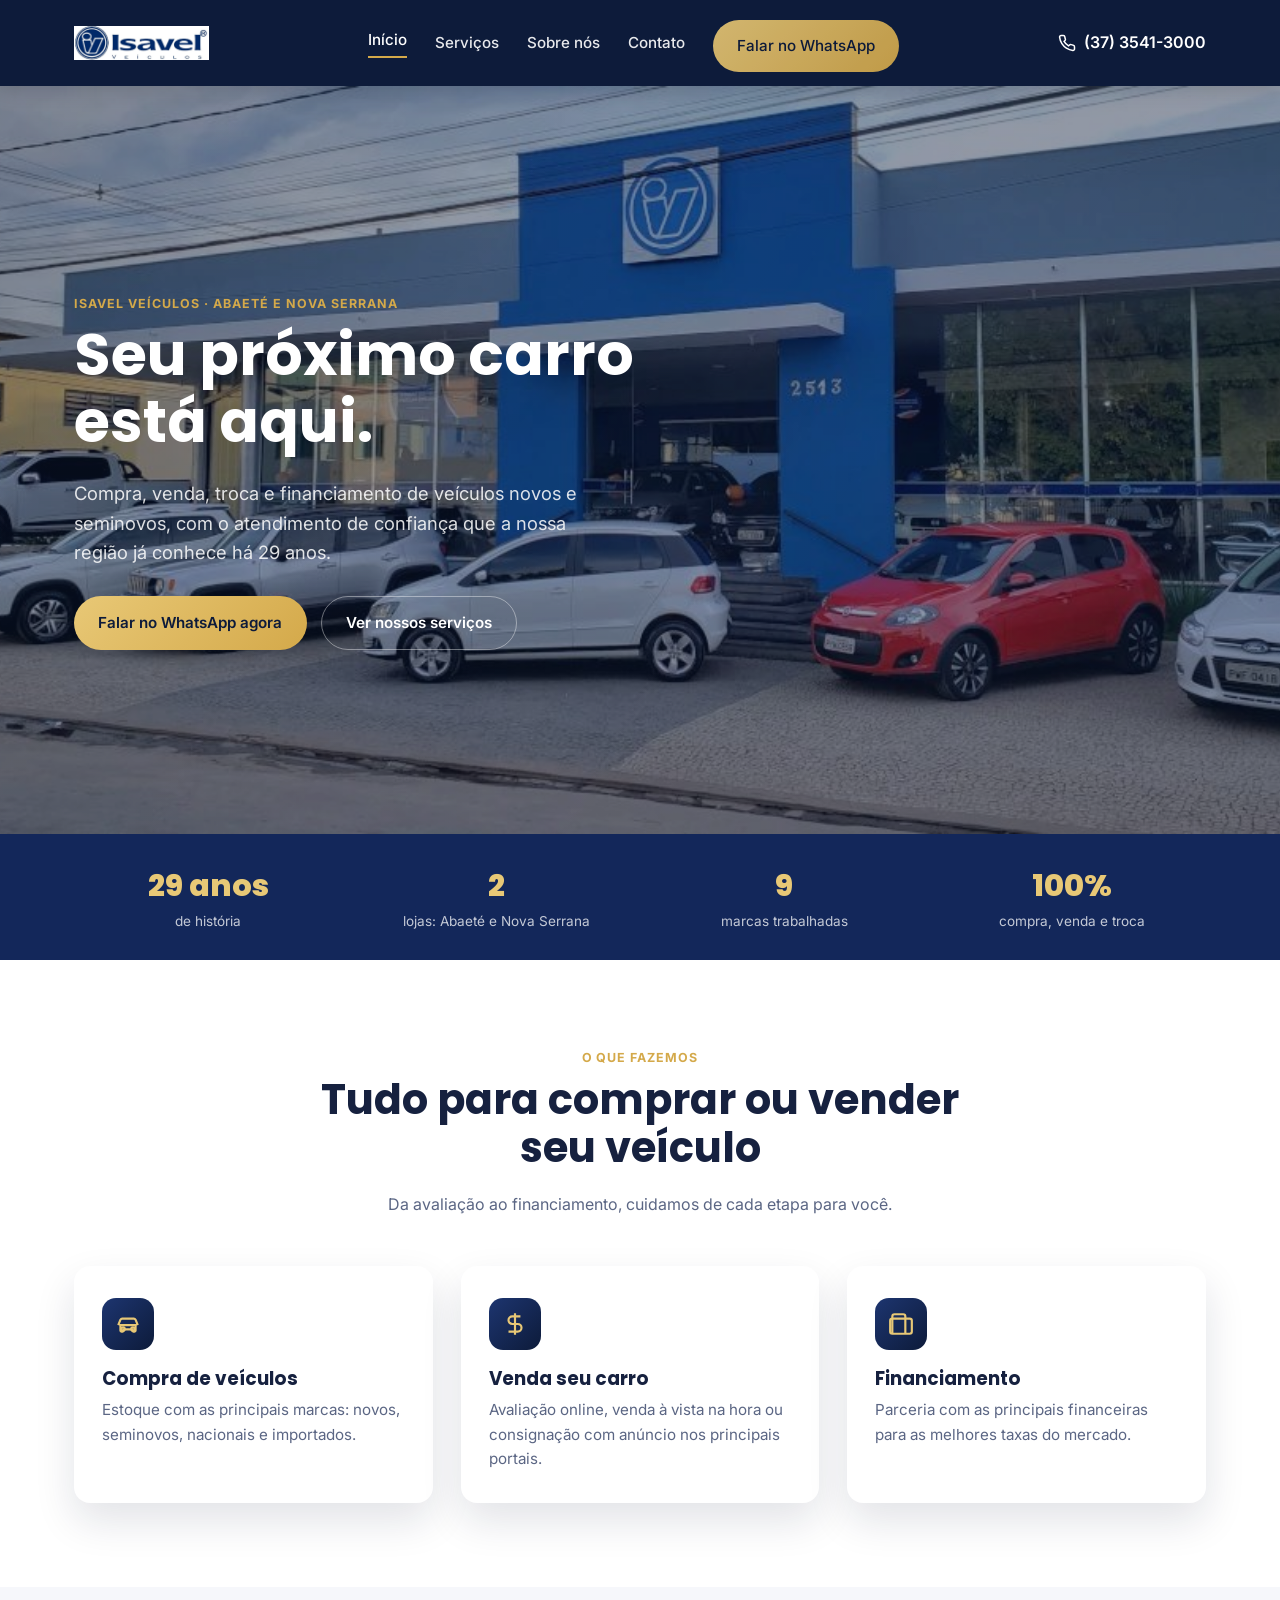
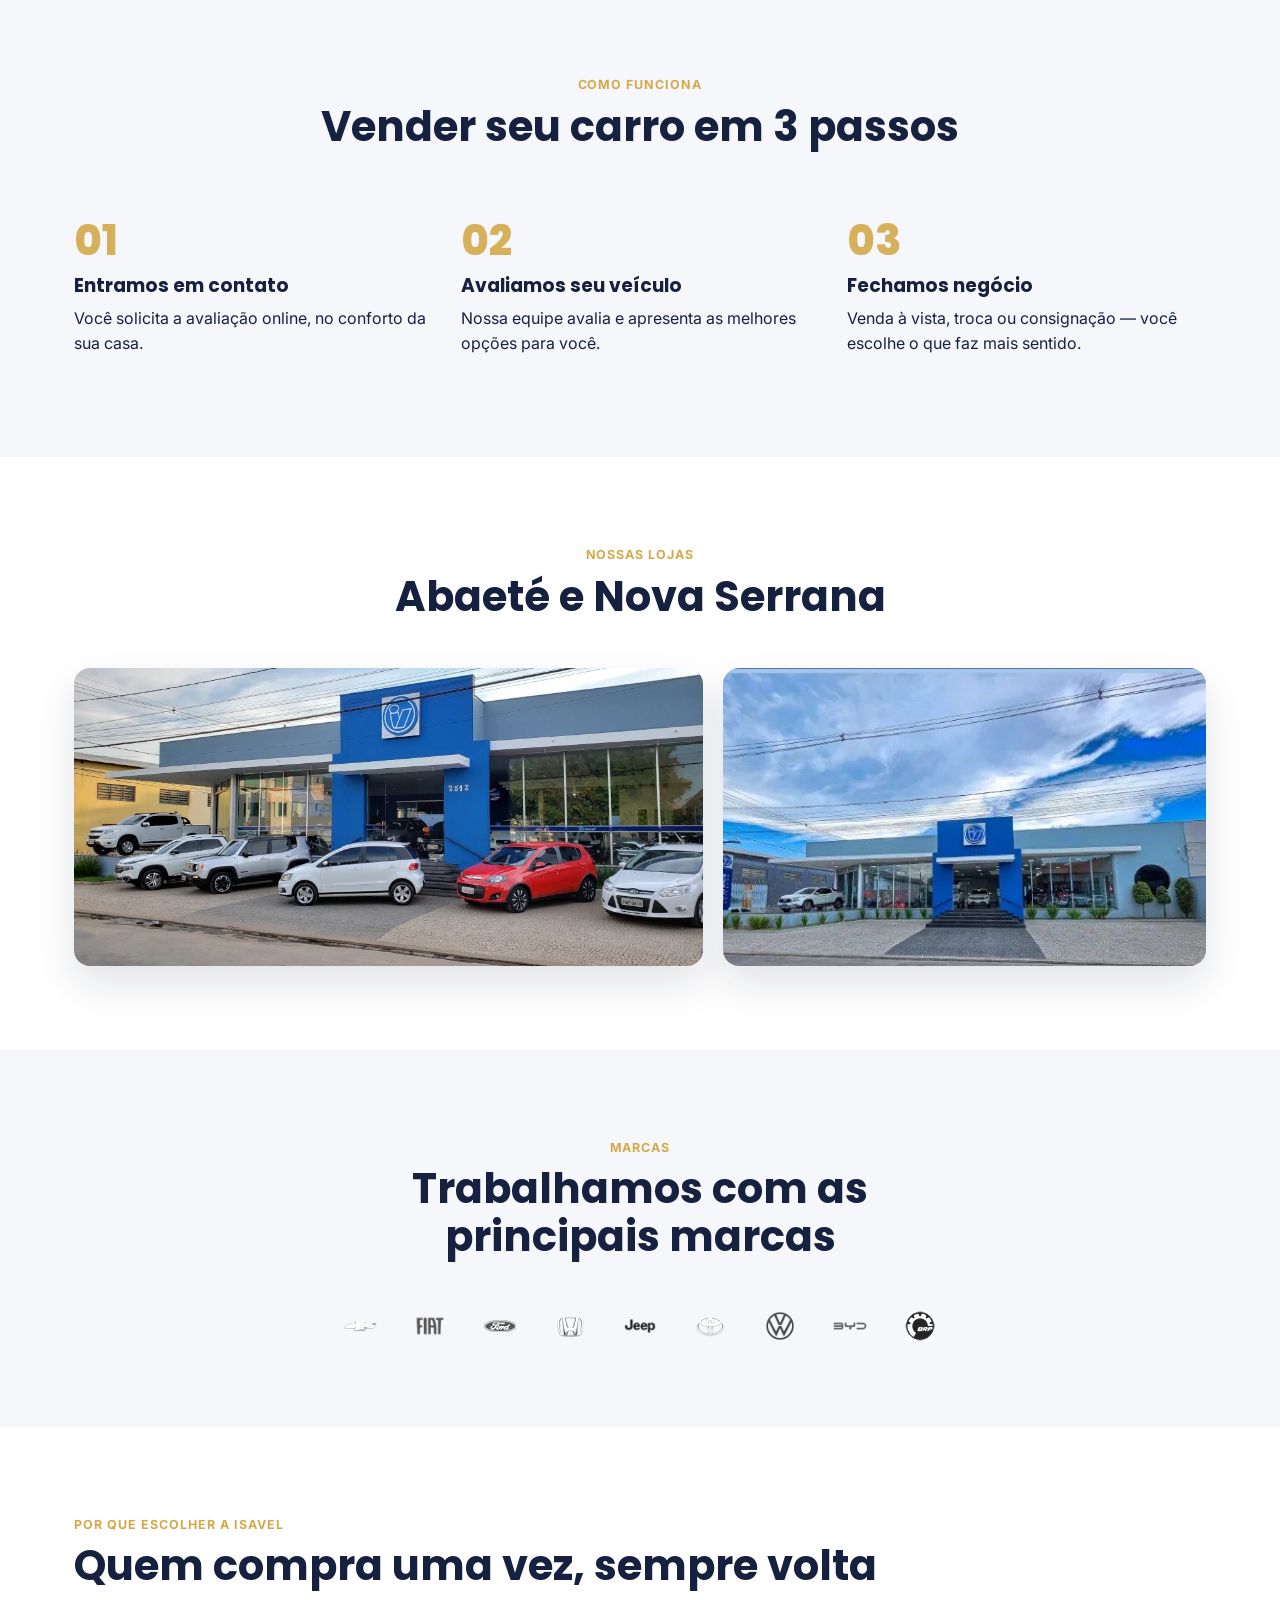
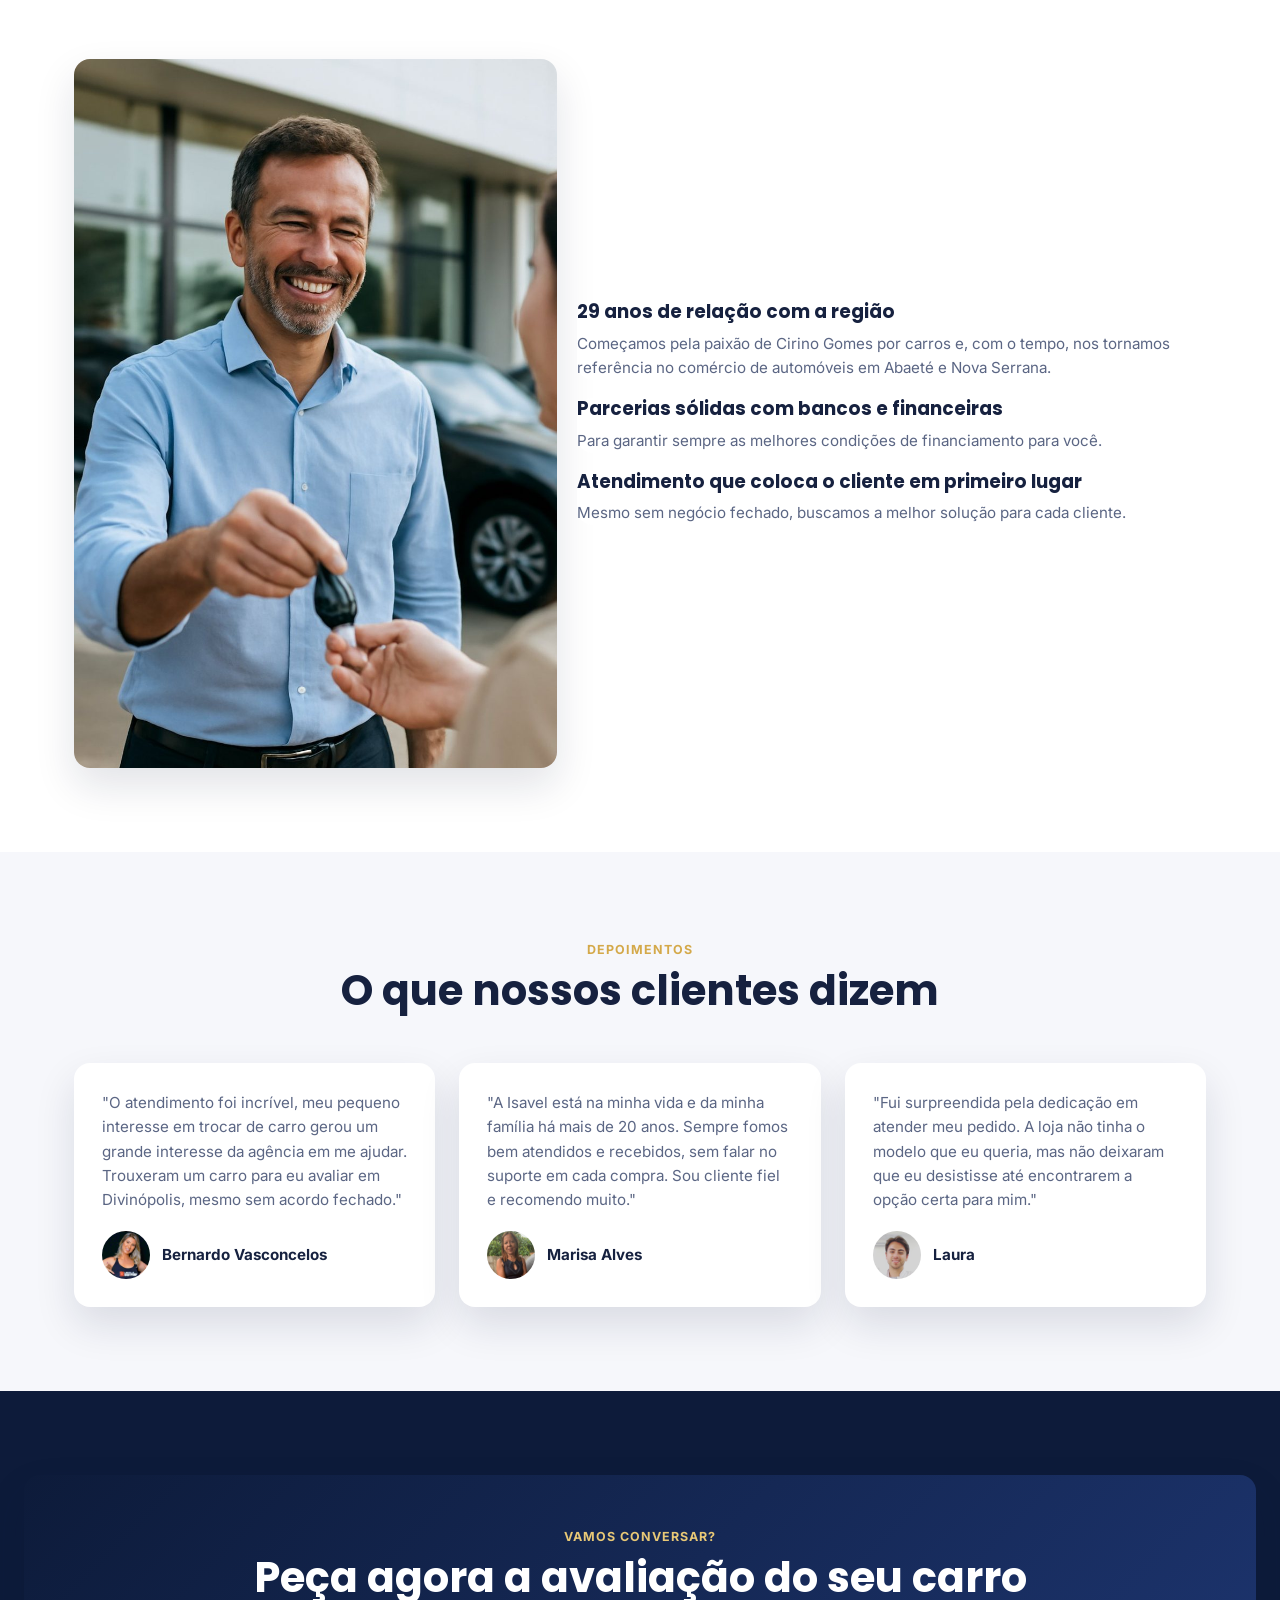
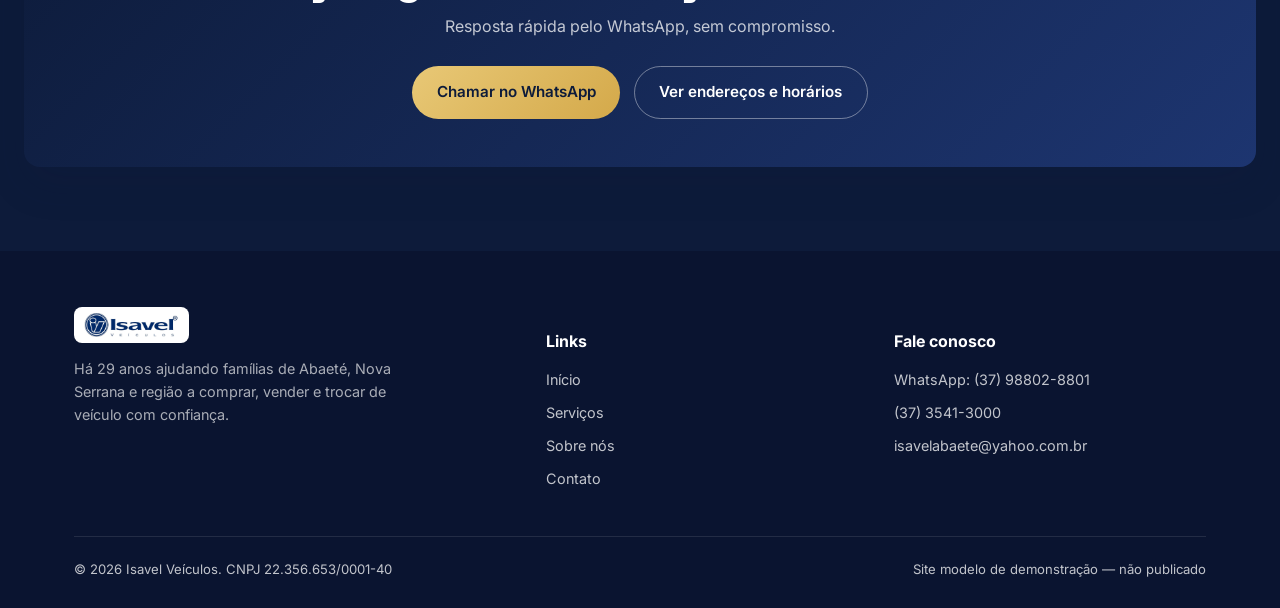
<file: index.html>
<!DOCTYPE html>
<html lang="pt-BR">
<head>
<meta charset="UTF-8">
<meta name="viewport" content="width=device-width, initial-scale=1.0">
<meta name="robots" content="noindex, nofollow">
<title>Isavel Veículos | Compra, venda e troca em Abaeté e Nova Serrana</title>
<meta name="description" content="Há 29 anos ajudando famílias de Abaeté e Nova Serrana a comprar, vender e trocar de carro com confiança. Fale agora pelo WhatsApp.">
<link rel="icon" href="img/logo.png">
<link rel="stylesheet" href="style.css">
</head>
<body data-page="home">

<section class="hero">
  <img src="img/hero-abaete.jpg" alt="Loja Isavel Veículos em Abaeté" class="hero-bg hero-scroll-anim">
  <div class="hero-inner">
    <div class="content">
      <span class="eyebrow">Isavel Veículos &middot; Abaeté e Nova Serrana</span>
      <h1>
        <span class="fade-word" style="animation-delay:.05s">Seu</span>
        <span class="fade-word" style="animation-delay:.15s">próximo</span>
        <span class="fade-word" style="animation-delay:.25s">carro</span>
        <span class="fade-word" style="animation-delay:.35s">está</span>
        <span class="fade-word" style="animation-delay:.45s">aqui.</span>
      </h1>
      <p class="lead">Compra, venda, troca e financiamento de veículos novos e seminovos, com o atendimento de confiança que a nossa região já conhece há 29 anos.</p>
      <div class="cta-row">
        <a href="https://wa.me/5537988028801" target="_blank" rel="noopener" class="btn btn-gold">Falar no WhatsApp agora</a>
        <a href="servicos.html" class="btn btn-outline">Ver nossos serviços</a>
      </div>
    </div>
  </div>
</section>

<div class="trust-bar">
  <div class="container">
    <div class="trust-item">
      <div class="counter num" data-target="29" data-suffix=" anos">0</div>
      <div class="label">de história</div>
    </div>
    <div class="trust-item">
      <div class="counter num" data-target="2">0</div>
      <div class="label">lojas: Abaeté e Nova Serrana</div>
    </div>
    <div class="trust-item">
      <div class="counter num" data-target="9">0</div>
      <div class="label">marcas trabalhadas</div>
    </div>
    <div class="trust-item">
      <div class="num">100%</div>
      <div class="label">compra, venda e troca</div>
    </div>
  </div>
</div>

<section class="white">
  <div class="container">
    <div class="section-head">
      <span class="eyebrow">O que fazemos</span>
      <h2>Tudo para comprar ou vender seu veículo</h2>
      <p>Da avaliação ao financiamento, cuidamos de cada etapa para você.</p>
    </div>
    <div class="grid-3">
      <div class="card" data-animate>
        <div class="icon"><svg viewBox="0 0 24 24" fill="none" stroke="currentColor" stroke-width="2"><path d="M3 13l2-5a2 2 0 0 1 2-1h10a2 2 0 0 1 2 1l2 5M5 13h14v5a1 1 0 0 1-1 1h-1a1 1 0 0 1-1-1v-1H8v1a1 1 0 0 1-1 1H6a1 1 0 0 1-1-1z"/><circle cx="7.5" cy="16.5" r="1.5"/><circle cx="16.5" cy="16.5" r="1.5"/></svg></div>
        <h3>Compra de veículos</h3>
        <p>Estoque com as principais marcas: novos, seminovos, nacionais e importados.</p>
      </div>
      <div class="card" data-animate style="transition-delay:.1s">
        <div class="icon"><svg viewBox="0 0 24 24" fill="none" stroke="currentColor" stroke-width="2"><path d="M12 2v20M17 5H9.5a3.5 3.5 0 0 0 0 7h5a3.5 3.5 0 0 1 0 7H6"/></svg></div>
        <h3>Venda seu carro</h3>
        <p>Avaliação online, venda à vista na hora ou consignação com anúncio nos principais portais.</p>
      </div>
      <div class="card" data-animate style="transition-delay:.2s">
        <div class="icon"><svg viewBox="0 0 24 24" fill="none" stroke="currentColor" stroke-width="2"><rect x="2" y="7" width="20" height="14" rx="2"/><path d="M16 21V5a2 2 0 0 0-2-2H6a2 2 0 0 0-2 2v16"/></svg></div>
        <h3>Financiamento</h3>
        <p>Parceria com as principais financeiras para as melhores taxas do mercado.</p>
      </div>
    </div>
  </div>
</section>

<section class="light">
  <div class="container">
    <div class="section-head">
      <span class="eyebrow">Como funciona</span>
      <h2>Vender seu carro em 3 passos</h2>
    </div>
    <div class="steps">
      <div class="step" data-animate>
        <div class="step-num">01</div>
        <h3>Entramos em contato</h3>
        <p>Você solicita a avaliação online, no conforto da sua casa.</p>
      </div>
      <div class="step" data-animate style="transition-delay:.1s">
        <div class="step-num">02</div>
        <h3>Avaliamos seu veículo</h3>
        <p>Nossa equipe avalia e apresenta as melhores opções para você.</p>
      </div>
      <div class="step" data-animate style="transition-delay:.2s">
        <div class="step-num">03</div>
        <h3>Fechamos negócio</h3>
        <p>Venda à vista, troca ou consignação &mdash; você escolhe o que faz mais sentido.</p>
      </div>
    </div>
  </div>
</section>

<section class="white">
  <div class="container">
    <div class="section-head">
      <span class="eyebrow">Nossas lojas</span>
      <h2>Abaeté e Nova Serrana</h2>
    </div>
    <div class="gallery">
      <img src="img/hero-abaete.jpg" alt="Fachada da loja Isavel Veículos em Abaeté" data-animate>
      <img src="img/nova-serrana.jpg" alt="Fachada da loja Isavel Veículos em Nova Serrana" data-animate style="transition-delay:.1s">
    </div>
  </div>
</section>

<section class="light">
  <div class="container">
    <div class="section-head">
      <span class="eyebrow">Marcas</span>
      <h2>Trabalhamos com as principais marcas</h2>
    </div>
    <div class="brands-strip">
      <img src="img/marcas/gm-chevrolet.png" alt="Chevrolet">
      <img src="img/marcas/fiat.png" alt="Fiat">
      <img src="img/marcas/ford.png" alt="Ford">
      <img src="img/marcas/honda.png" alt="Honda">
      <img src="img/marcas/jeep.png" alt="Jeep">
      <img src="img/marcas/toyota.png" alt="Toyota">
      <img src="img/marcas/vw-volkswagen.png" alt="Volkswagen">
      <img src="img/marcas/byd.png" alt="BYD">
      <img src="img/marcas/brp.png" alt="BRP">
    </div>
  </div>
</section>

<section class="white">
  <div class="container">
    <div class="section-head" style="text-align:left; max-width:none; display:flex; justify-content:space-between; align-items:flex-end; flex-wrap:wrap; gap:20px;">
      <div>
        <span class="eyebrow">Por que escolher a Isavel</span>
        <h2>Quem compra uma vez, sempre volta</h2>
      </div>
    </div>
    <div class="gallery" style="grid-template-columns: 1fr 1.3fr; align-items:stretch;">
      <img src="img/trust-handoff.jpg" alt="Atendimento de confiança na entrega do veículo" data-animate style="aspect-ratio:3/4.4;">
      <div data-animate style="transition-delay:.1s; display:flex; flex-direction:column; justify-content:center; gap:18px;">
        <div class="card" style="box-shadow:none; padding:0;">
          <h3>29 anos de relação com a região</h3>
          <p>Começamos pela paixão de Cirino Gomes por carros e, com o tempo, nos tornamos referência no comércio de automóveis em Abaeté e Nova Serrana.</p>
        </div>
        <div class="card" style="box-shadow:none; padding:0;">
          <h3>Parcerias sólidas com bancos e financeiras</h3>
          <p>Para garantir sempre as melhores condições de financiamento para você.</p>
        </div>
        <div class="card" style="box-shadow:none; padding:0;">
          <h3>Atendimento que coloca o cliente em primeiro lugar</h3>
          <p>Mesmo sem negócio fechado, buscamos a melhor solução para cada cliente.</p>
        </div>
      </div>
    </div>
  </div>
</section>

<section class="light">
  <div class="container">
    <div class="section-head">
      <span class="eyebrow">Depoimentos</span>
      <h2>O que nossos clientes dizem</h2>
    </div>
    <div class="testi-grid">
      <div class="testi-card" data-animate>
        <p class="quote">"O atendimento foi incrível, meu pequeno interesse em trocar de carro gerou um grande interesse da agência em me ajudar. Trouxeram um carro para eu avaliar em Divinópolis, mesmo sem acordo fechado."</p>
        <div class="who">
          <img src="img/avatar-bernardo.jpg" alt="Bernardo Vasconcelos">
          <strong>Bernardo Vasconcelos</strong>
        </div>
      </div>
      <div class="testi-card" data-animate style="transition-delay:.1s">
        <p class="quote">"A Isavel está na minha vida e da minha família há mais de 20 anos. Sempre fomos bem atendidos e recebidos, sem falar no suporte em cada compra. Sou cliente fiel e recomendo muito."</p>
        <div class="who">
          <img src="img/avatar-marisa.jpg" alt="Marisa Alves">
          <strong>Marisa Alves</strong>
        </div>
      </div>
      <div class="testi-card" data-animate style="transition-delay:.2s">
        <p class="quote">"Fui surpreendida pela dedicação em atender meu pedido. A loja não tinha o modelo que eu queria, mas não deixaram que eu desistisse até encontrarem a opção certa para mim."</p>
        <div class="who">
          <img src="img/avatar-laura.jpg" alt="Laura">
          <strong>Laura</strong>
        </div>
      </div>
    </div>
  </div>
</section>

<section class="dark">
  <div class="cta-band">
    <span class="eyebrow">Vamos conversar?</span>
    <h2>Peça agora a avaliação do seu carro</h2>
    <p style="color:rgba(255,255,255,.75); max-width:460px; margin:0 auto;">Resposta rápida pelo WhatsApp, sem compromisso.</p>
    <div class="cta-row">
      <a href="https://wa.me/5537988028801" target="_blank" rel="noopener" class="btn btn-gold">Chamar no WhatsApp</a>
      <a href="contato.html" class="btn btn-outline">Ver endereços e horários</a>
    </div>
  </div>
</section>

<script src="app.js"></script>
</body>
</html>
</file>
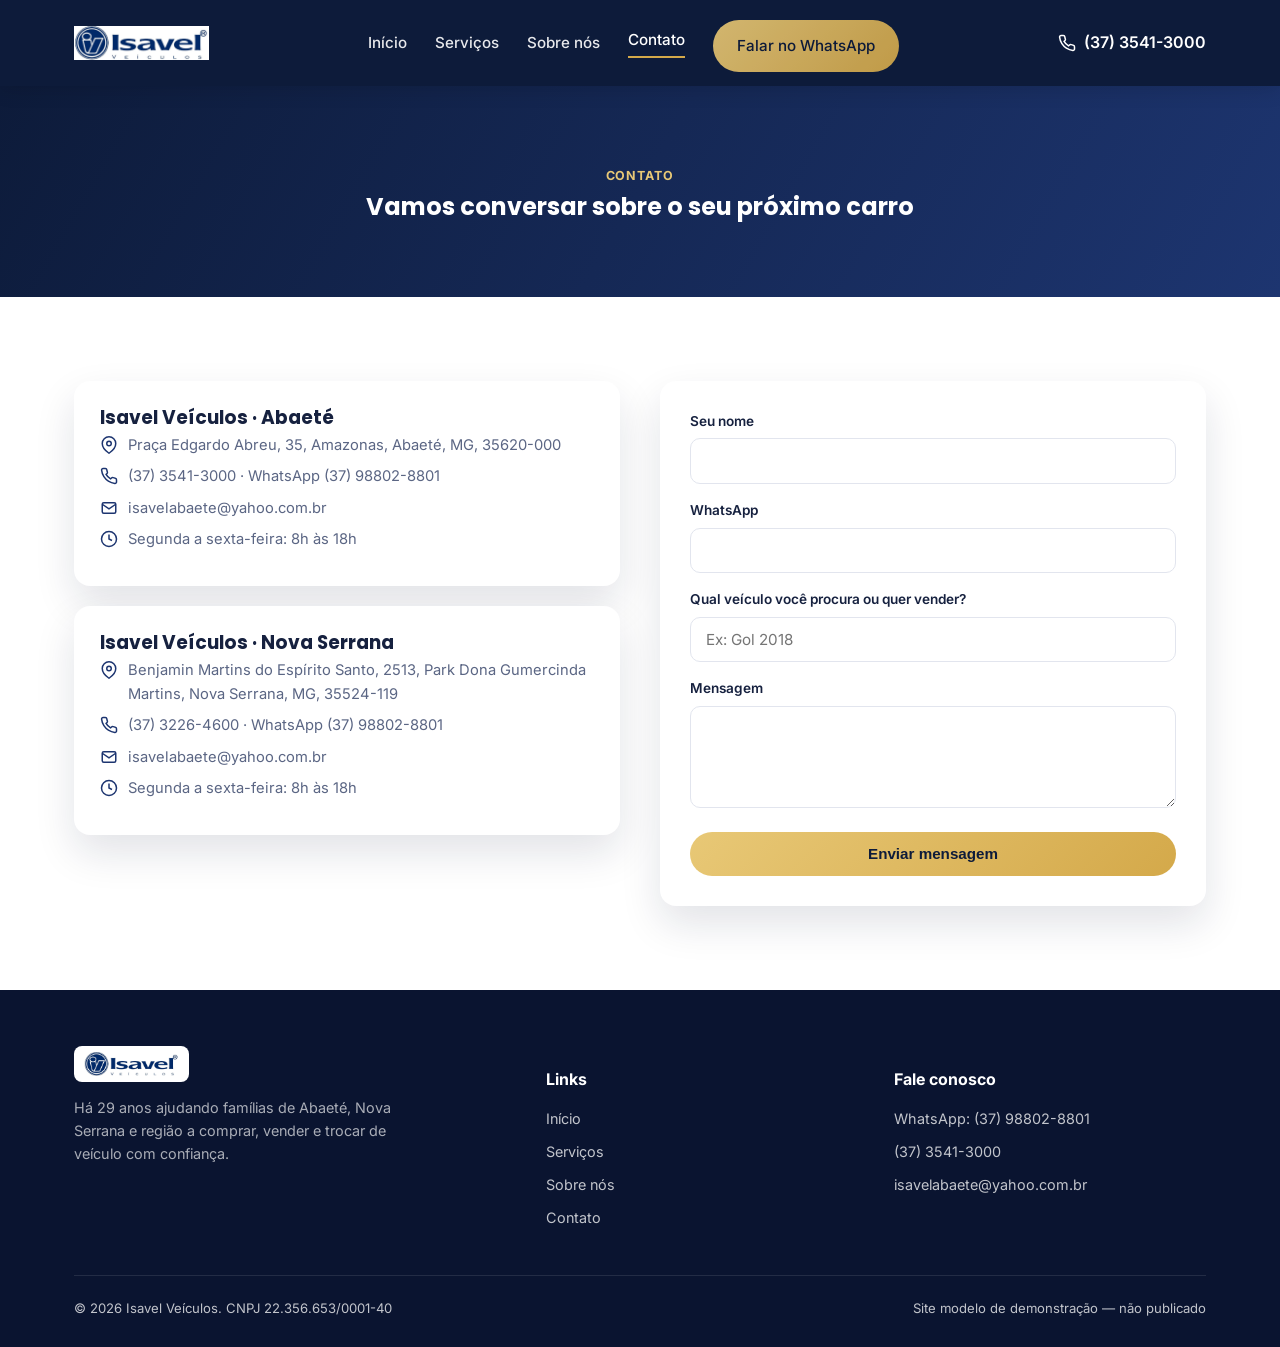
<file: contato.html>
<!DOCTYPE html>
<html lang="pt-BR">
<head>
<meta charset="UTF-8">
<meta name="viewport" content="width=device-width, initial-scale=1.0">
<meta name="robots" content="noindex, nofollow">
<title>Contato | Isavel Veículos</title>
<meta name="description" content="Fale com a Isavel Veículos em Abaeté ou Nova Serrana. WhatsApp, telefone e endereço das duas lojas.">
<link rel="icon" href="img/logo.png">
<link rel="stylesheet" href="style.css">
</head>
<body data-page="contato">

<section class="page-hero">
  <div class="container">
    <span class="eyebrow">Contato</span>
    <h1>Vamos conversar sobre o seu próximo carro</h1>
  </div>
</section>

<section class="white">
  <div class="container">
    <div class="contact-grid">
      <div>
        <div class="location-card" data-animate>
          <h3>Isavel Veículos &middot; Abaeté</h3>
          <div class="row"><svg viewBox="0 0 24 24" fill="none" stroke="currentColor" stroke-width="2"><path d="M21 10c0 7-9 13-9 13s-9-6-9-13a9 9 0 0 1 18 0z"/><circle cx="12" cy="10" r="3"/></svg><span>Praça Edgardo Abreu, 35, Amazonas, Abaeté, MG, 35620-000</span></div>
          <div class="row"><svg viewBox="0 0 24 24" fill="none" stroke="currentColor" stroke-width="2"><path d="M22 16.92v3a2 2 0 0 1-2.18 2 19.79 19.79 0 0 1-8.63-3.07 19.5 19.5 0 0 1-6-6 19.79 19.79 0 0 1-3.07-8.67A2 2 0 0 1 4.11 2h3a2 2 0 0 1 2 1.72c.127.96.361 1.903.7 2.81a2 2 0 0 1-.45 2.11L8.09 9.91a16 16 0 0 0 6 6l1.27-1.27a2 2 0 0 1 2.11-.45c.907.339 1.85.573 2.81.7A2 2 0 0 1 22 16.92z"/></svg><span><a href="tel:+553735413000">(37) 3541-3000</a> &middot; <a href="https://wa.me/5537988028801" target="_blank" rel="noopener">WhatsApp (37) 98802-8801</a></span></div>
          <div class="row"><svg viewBox="0 0 24 24" fill="none" stroke="currentColor" stroke-width="2"><rect x="3" y="5" width="18" height="14" rx="2"/><path d="M3 7l9 6 9-6"/></svg><span><a href="mailto:isavelabaete@yahoo.com.br">isavelabaete@yahoo.com.br</a></span></div>
          <div class="row"><svg viewBox="0 0 24 24" fill="none" stroke="currentColor" stroke-width="2"><circle cx="12" cy="12" r="10"/><path d="M12 6v6l4 2"/></svg><span>Segunda a sexta-feira: 8h às 18h</span></div>
        </div>
        <div class="location-card" data-animate style="transition-delay:.1s">
          <h3>Isavel Veículos &middot; Nova Serrana</h3>
          <div class="row"><svg viewBox="0 0 24 24" fill="none" stroke="currentColor" stroke-width="2"><path d="M21 10c0 7-9 13-9 13s-9-6-9-13a9 9 0 0 1 18 0z"/><circle cx="12" cy="10" r="3"/></svg><span>Benjamin Martins do Espírito Santo, 2513, Park Dona Gumercinda Martins, Nova Serrana, MG, 35524-119</span></div>
          <div class="row"><svg viewBox="0 0 24 24" fill="none" stroke="currentColor" stroke-width="2"><path d="M22 16.92v3a2 2 0 0 1-2.18 2 19.79 19.79 0 0 1-8.63-3.07 19.5 19.5 0 0 1-6-6 19.79 19.79 0 0 1-3.07-8.67A2 2 0 0 1 4.11 2h3a2 2 0 0 1 2 1.72c.127.96.361 1.903.7 2.81a2 2 0 0 1-.45 2.11L8.09 9.91a16 16 0 0 0 6 6l1.27-1.27a2 2 0 0 1 2.11-.45c.907.339 1.85.573 2.81.7A2 2 0 0 1 22 16.92z"/></svg><span><a href="tel:+553732264600">(37) 3226-4600</a> &middot; <a href="https://wa.me/5537988028801" target="_blank" rel="noopener">WhatsApp (37) 98802-8801</a></span></div>
          <div class="row"><svg viewBox="0 0 24 24" fill="none" stroke="currentColor" stroke-width="2"><rect x="3" y="5" width="18" height="14" rx="2"/><path d="M3 7l9 6 9-6"/></svg><span><a href="mailto:isavelabaete@yahoo.com.br">isavelabaete@yahoo.com.br</a></span></div>
          <div class="row"><svg viewBox="0 0 24 24" fill="none" stroke="currentColor" stroke-width="2"><circle cx="12" cy="12" r="10"/><path d="M12 6v6l4 2"/></svg><span>Segunda a sexta-feira: 8h às 18h</span></div>
        </div>
      </div>

      <form class="contact-form" data-animate style="transition-delay:.2s">
        <div class="success-msg">Mensagem enviada! Em breve entraremos em contato. (demonstração &mdash; sem envio real)</div>
        <label for="nome">Seu nome</label>
        <input type="text" id="nome" name="nome" required>
        <label for="whatsapp">WhatsApp</label>
        <input type="tel" id="whatsapp" name="whatsapp" required>
        <label for="veiculo">Qual veículo você procura ou quer vender?</label>
        <input type="text" id="veiculo" name="veiculo" placeholder="Ex: Gol 2018">
        <label for="mensagem">Mensagem</label>
        <textarea id="mensagem" name="mensagem" rows="4"></textarea>
        <button type="submit" class="btn btn-gold" style="width:100%; justify-content:center;">Enviar mensagem</button>
      </form>
    </div>
  </div>
</section>

<script src="app.js"></script>
</body>
</html>
</file>
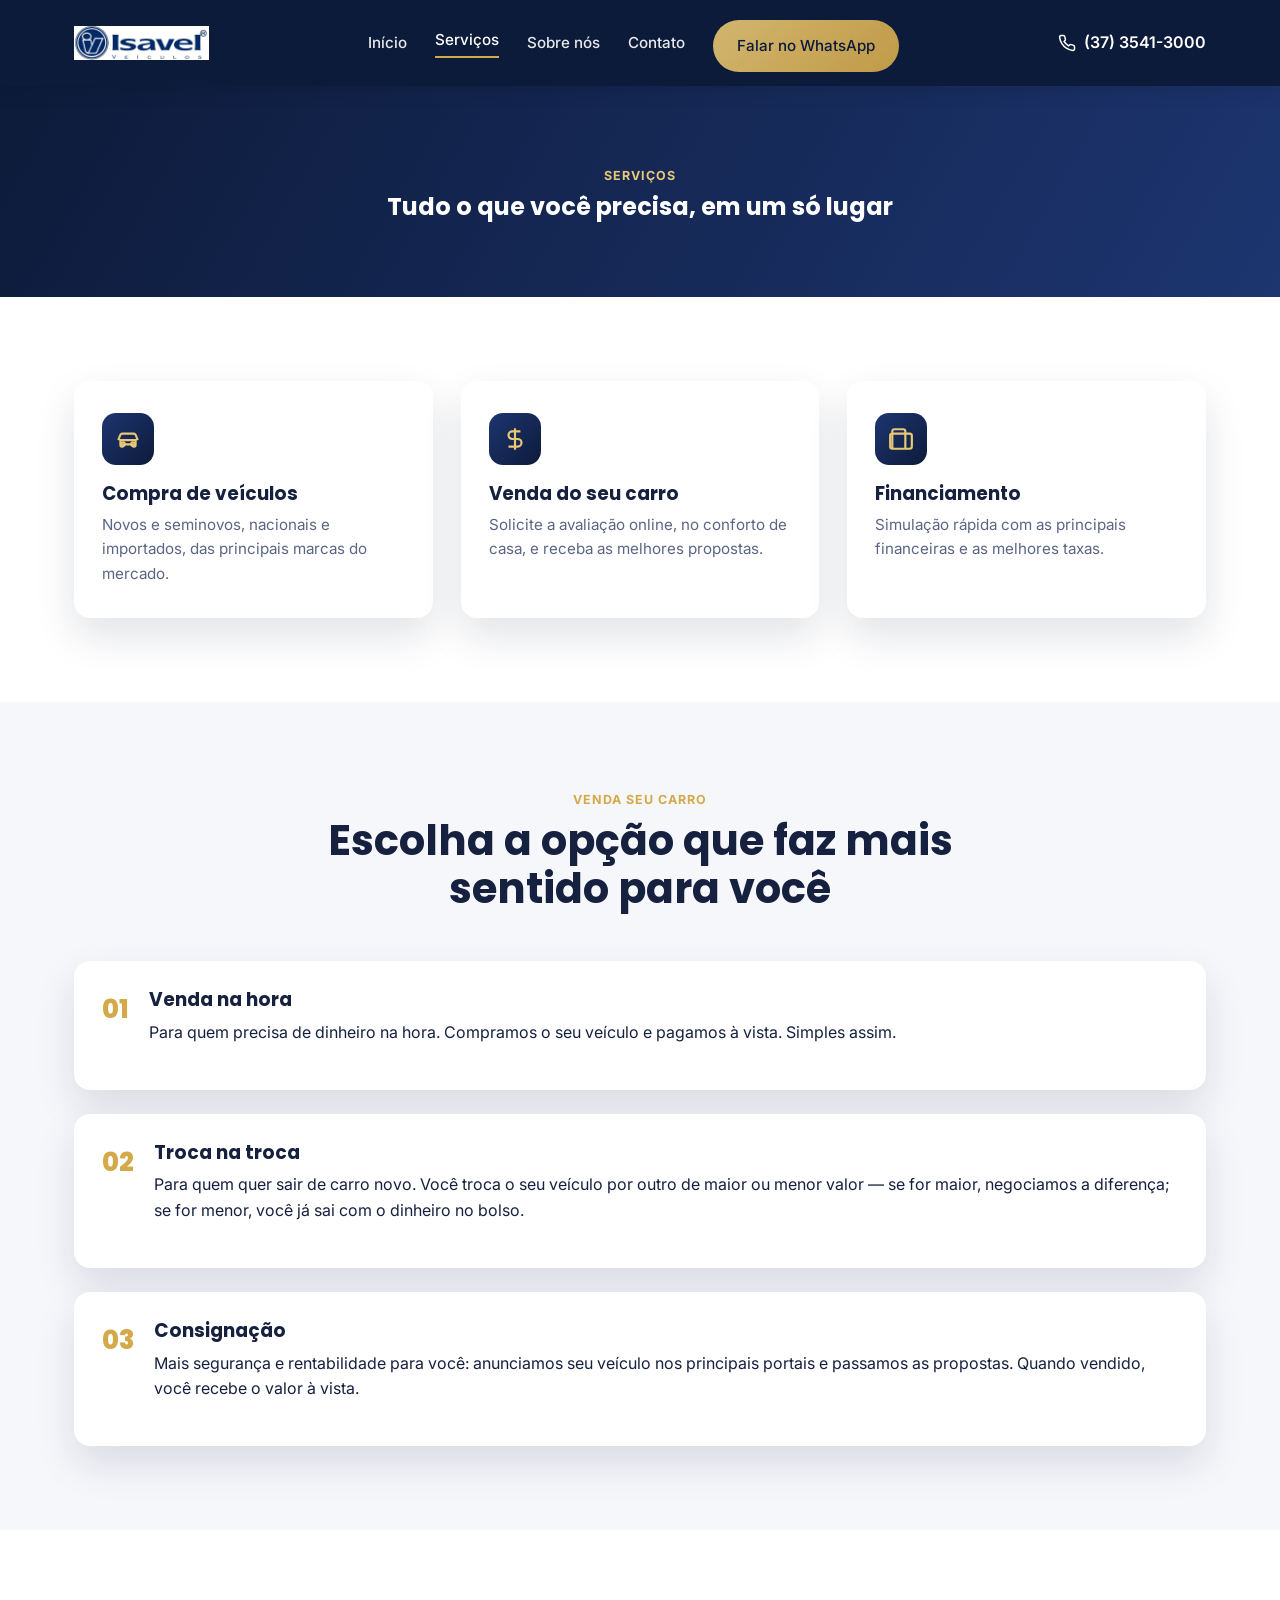
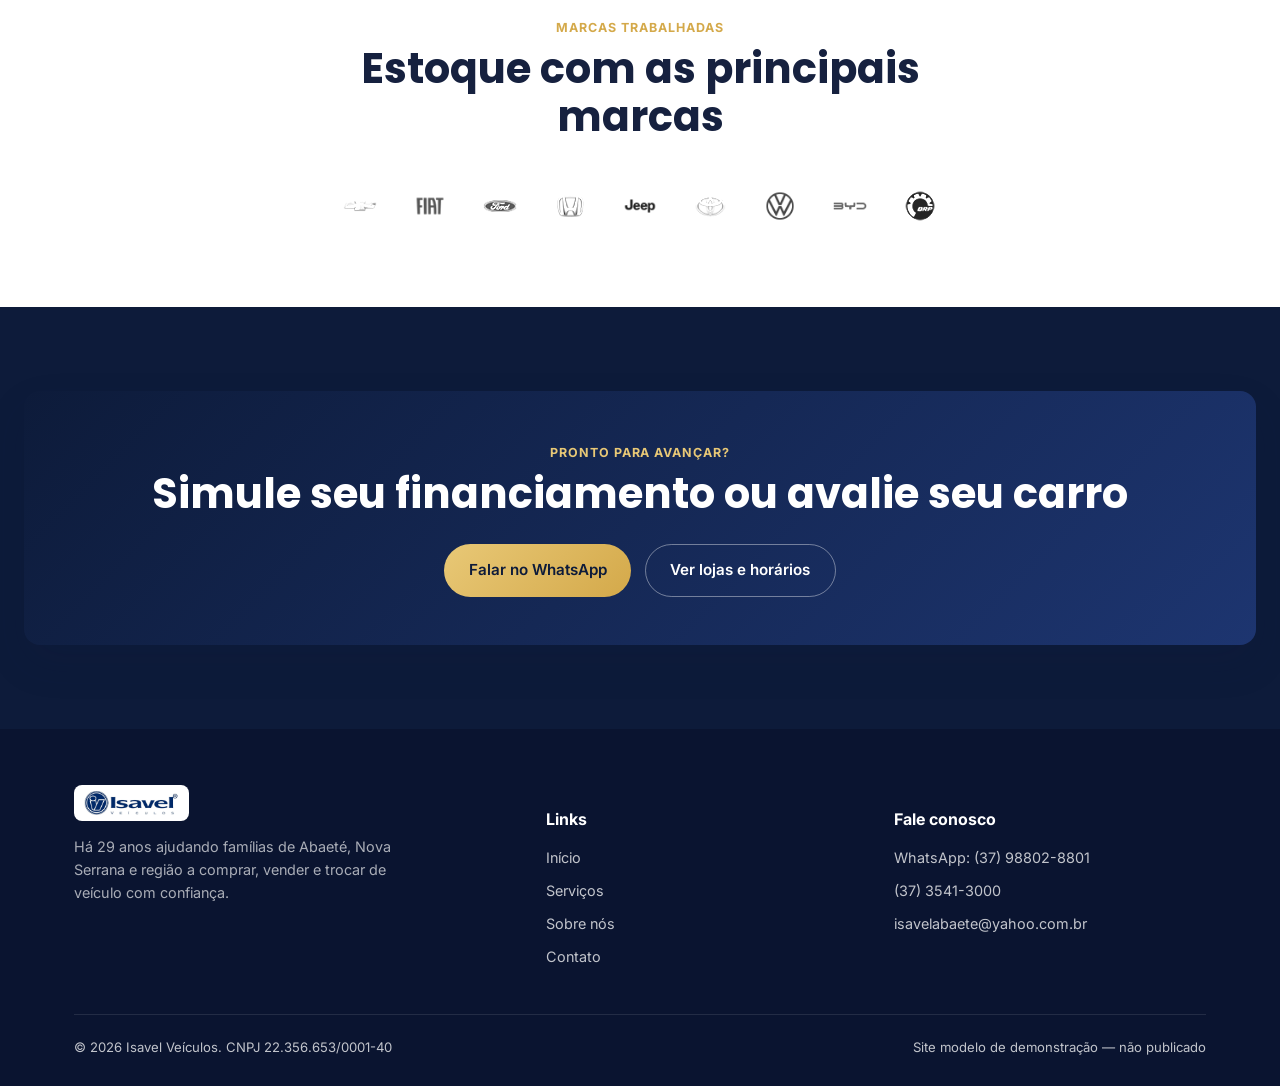
<file: servicos.html>
<!DOCTYPE html>
<html lang="pt-BR">
<head>
<meta charset="UTF-8">
<meta name="viewport" content="width=device-width, initial-scale=1.0">
<meta name="robots" content="noindex, nofollow">
<title>Serviços | Isavel Veículos</title>
<meta name="description" content="Compra, venda, troca e financiamento de veículos em Abaeté e Nova Serrana.">
<link rel="icon" href="img/logo.png">
<link rel="stylesheet" href="style.css">
</head>
<body data-page="servicos">

<section class="page-hero">
  <div class="container">
    <span class="eyebrow">Serviços</span>
    <h1>Tudo o que você precisa, em um só lugar</h1>
  </div>
</section>

<section class="white">
  <div class="container">
    <div class="grid-3">
      <div class="card" data-animate>
        <div class="icon"><svg viewBox="0 0 24 24" fill="none" stroke="currentColor" stroke-width="2"><path d="M3 13l2-5a2 2 0 0 1 2-1h10a2 2 0 0 1 2 1l2 5M5 13h14v5a1 1 0 0 1-1 1h-1a1 1 0 0 1-1-1v-1H8v1a1 1 0 0 1-1 1H6a1 1 0 0 1-1-1z"/><circle cx="7.5" cy="16.5" r="1.5"/><circle cx="16.5" cy="16.5" r="1.5"/></svg></div>
        <h3>Compra de veículos</h3>
        <p>Novos e seminovos, nacionais e importados, das principais marcas do mercado.</p>
      </div>
      <div class="card" data-animate style="transition-delay:.1s">
        <div class="icon"><svg viewBox="0 0 24 24" fill="none" stroke="currentColor" stroke-width="2"><path d="M12 2v20M17 5H9.5a3.5 3.5 0 0 0 0 7h5a3.5 3.5 0 0 1 0 7H6"/></svg></div>
        <h3>Venda do seu carro</h3>
        <p>Solicite a avaliação online, no conforto de casa, e receba as melhores propostas.</p>
      </div>
      <div class="card" data-animate style="transition-delay:.2s">
        <div class="icon"><svg viewBox="0 0 24 24" fill="none" stroke="currentColor" stroke-width="2"><rect x="2" y="7" width="20" height="14" rx="2"/><path d="M16 21V5a2 2 0 0 0-2-2H6a2 2 0 0 0-2 2v16"/></svg></div>
        <h3>Financiamento</h3>
        <p>Simulação rápida com as principais financeiras e as melhores taxas.</p>
      </div>
    </div>
  </div>
</section>

<section class="light">
  <div class="container">
    <div class="section-head">
      <span class="eyebrow">Venda seu carro</span>
      <h2>Escolha a opção que faz mais sentido para você</h2>
    </div>
    <div class="service-detail">
      <div class="option-card" data-animate>
        <div class="num">01</div>
        <div>
          <h3>Venda na hora</h3>
          <p>Para quem precisa de dinheiro na hora. Compramos o seu veículo e pagamos à vista. Simples assim.</p>
        </div>
      </div>
      <div class="option-card" data-animate style="transition-delay:.1s">
        <div class="num">02</div>
        <div>
          <h3>Troca na troca</h3>
          <p>Para quem quer sair de carro novo. Você troca o seu veículo por outro de maior ou menor valor &mdash; se for maior, negociamos a diferença; se for menor, você já sai com o dinheiro no bolso.</p>
        </div>
      </div>
      <div class="option-card" data-animate style="transition-delay:.2s">
        <div class="num">03</div>
        <div>
          <h3>Consignação</h3>
          <p>Mais segurança e rentabilidade para você: anunciamos seu veículo nos principais portais e passamos as propostas. Quando vendido, você recebe o valor à vista.</p>
        </div>
      </div>
    </div>
  </div>
</section>

<section class="white">
  <div class="container">
    <div class="section-head">
      <span class="eyebrow">Marcas trabalhadas</span>
      <h2>Estoque com as principais marcas</h2>
    </div>
    <div class="brands-strip">
      <img src="img/marcas/gm-chevrolet.png" alt="Chevrolet">
      <img src="img/marcas/fiat.png" alt="Fiat">
      <img src="img/marcas/ford.png" alt="Ford">
      <img src="img/marcas/honda.png" alt="Honda">
      <img src="img/marcas/jeep.png" alt="Jeep">
      <img src="img/marcas/toyota.png" alt="Toyota">
      <img src="img/marcas/vw-volkswagen.png" alt="Volkswagen">
      <img src="img/marcas/byd.png" alt="BYD">
      <img src="img/marcas/brp.png" alt="BRP">
    </div>
    <!-- CONFIRM: lista de estoque ao vivo depende da integração do site original (carregamento dinâmico), não incluída neste modelo -->
  </div>
</section>

<section class="dark">
  <div class="cta-band">
    <span class="eyebrow">Pronto para avançar?</span>
    <h2>Simule seu financiamento ou avalie seu carro</h2>
    <div class="cta-row">
      <a href="https://wa.me/5537988028801" target="_blank" rel="noopener" class="btn btn-gold">Falar no WhatsApp</a>
      <a href="contato.html" class="btn btn-outline">Ver lojas e horários</a>
    </div>
  </div>
</section>

<script src="app.js"></script>
</body>
</html>
</file>
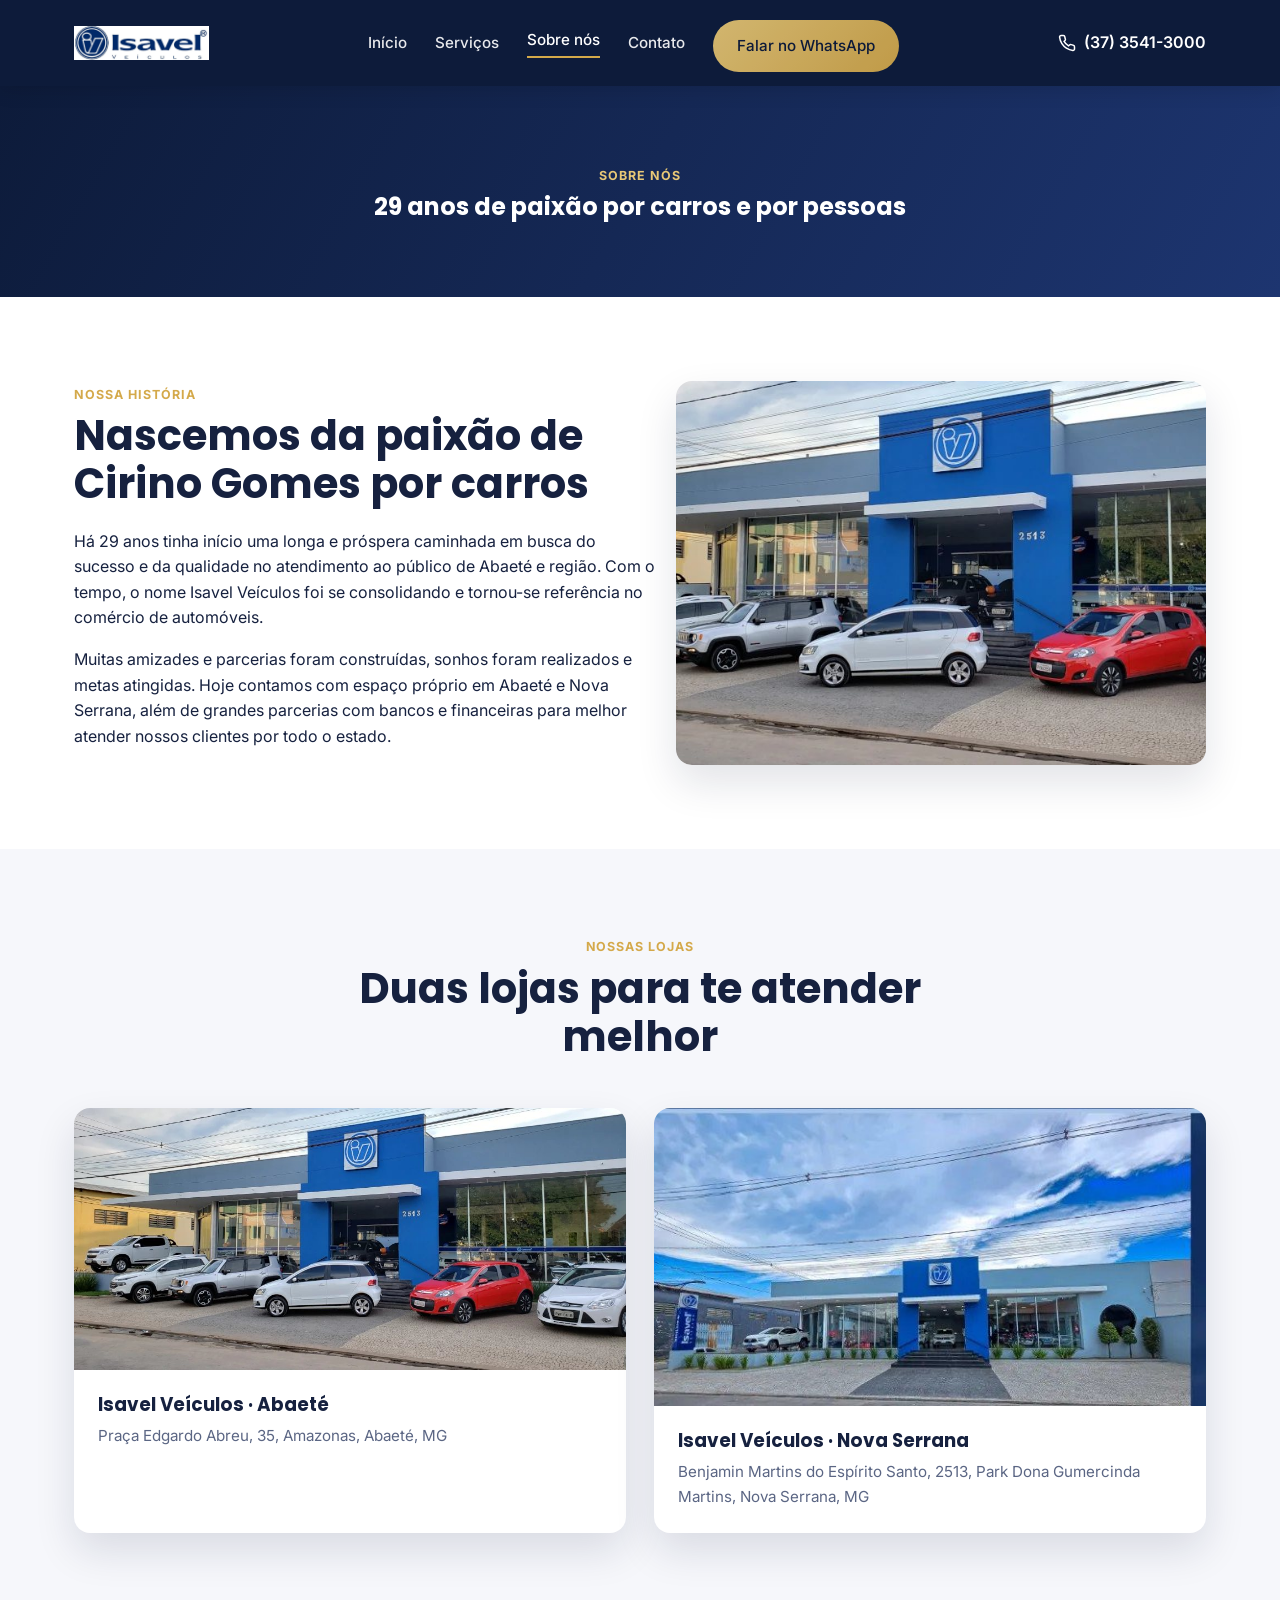
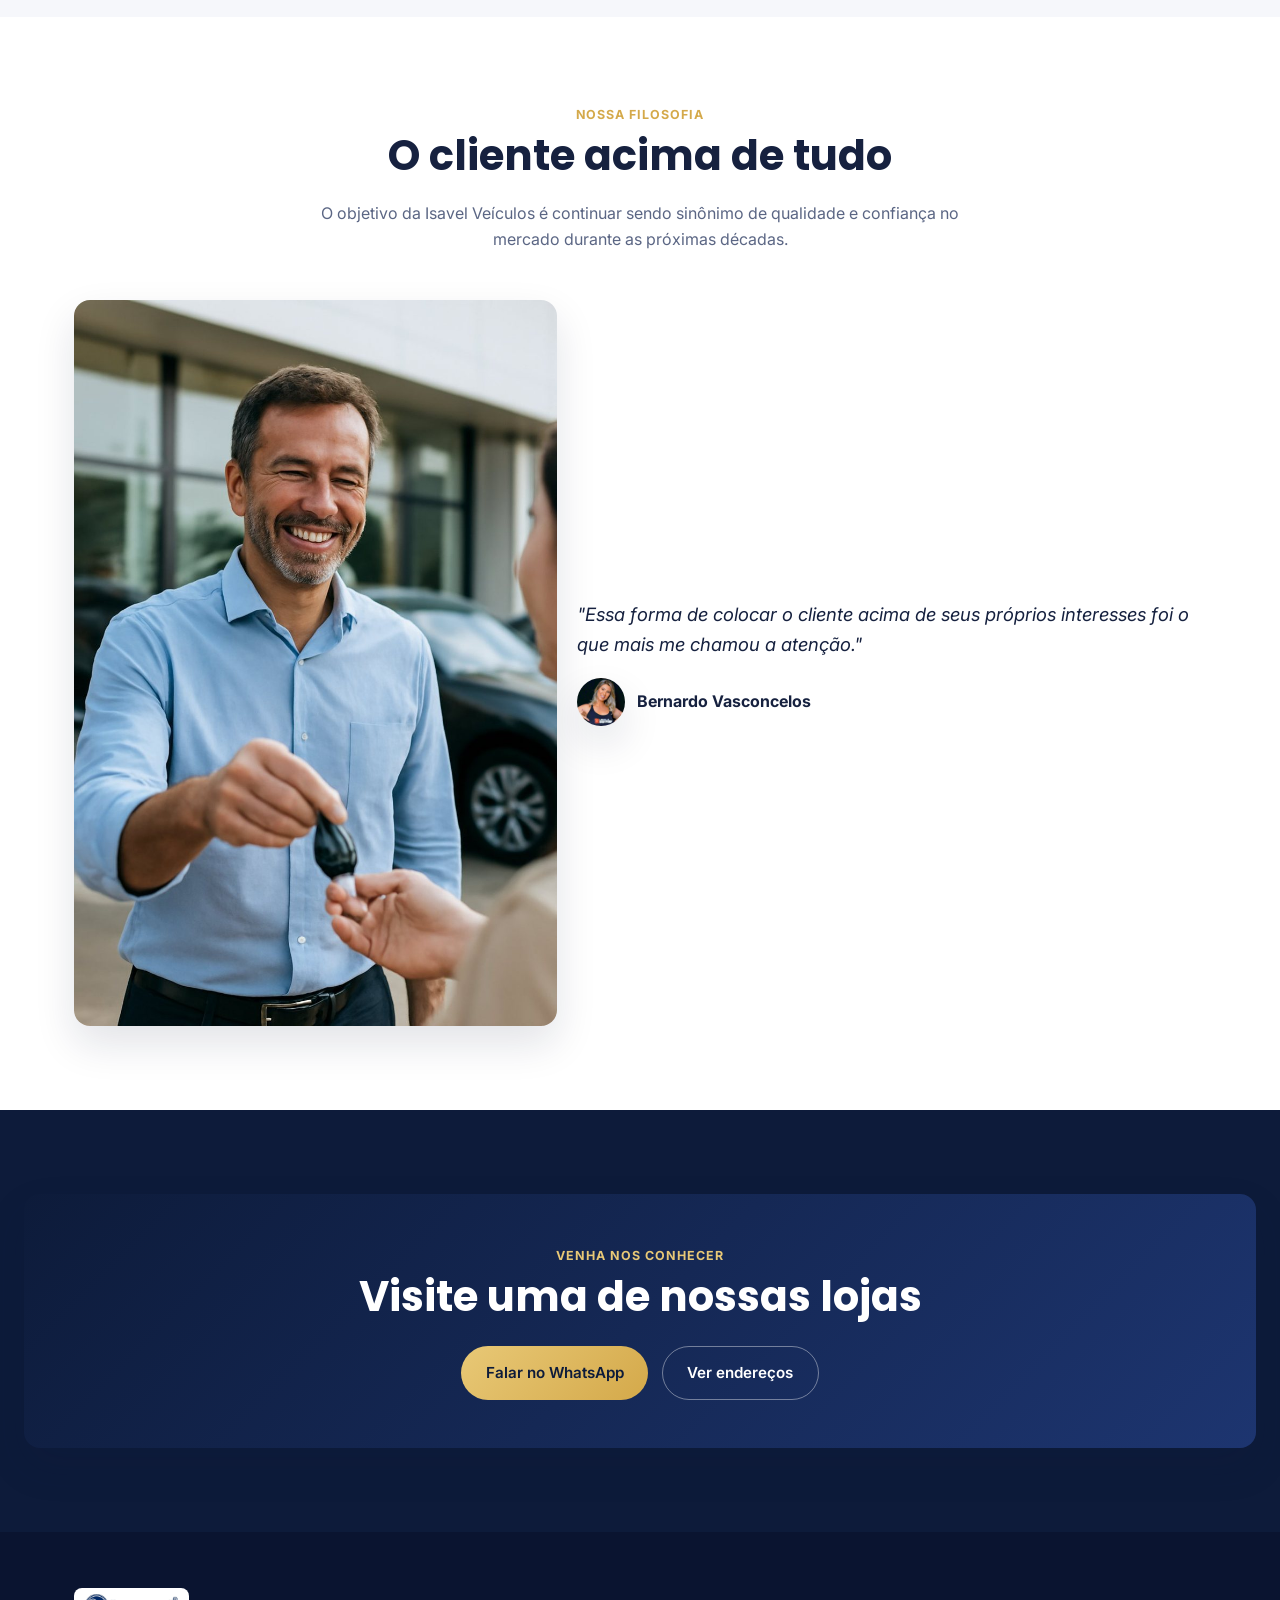
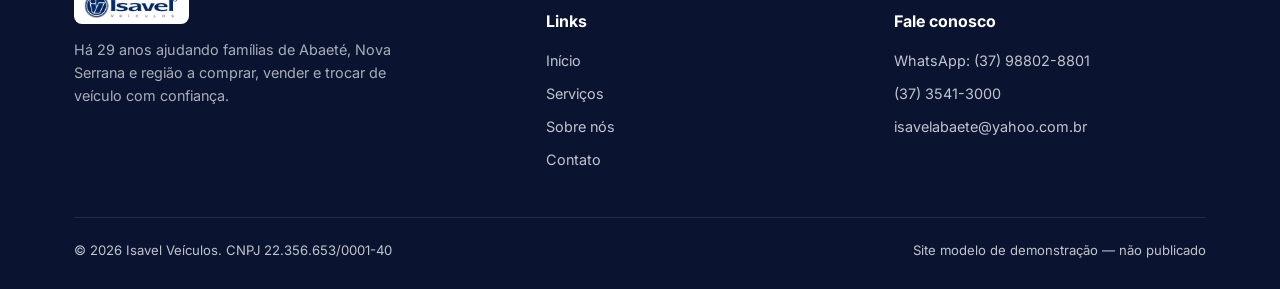
<file: sobre.html>
<!DOCTYPE html>
<html lang="pt-BR">
<head>
<meta charset="UTF-8">
<meta name="viewport" content="width=device-width, initial-scale=1.0">
<meta name="robots" content="noindex, nofollow">
<title>Sobre nós | Isavel Veículos</title>
<meta name="description" content="Há 29 anos no comércio de veículos em Abaeté e Nova Serrana, com a filosofia de colocar o cliente em primeiro lugar.">
<link rel="icon" href="img/logo.png">
<link rel="stylesheet" href="style.css">
</head>
<body data-page="sobre">

<section class="page-hero">
  <div class="container">
    <span class="eyebrow">Sobre nós</span>
    <h1>29 anos de paixão por carros e por pessoas</h1>
  </div>
</section>

<section class="white">
  <div class="container">
    <div class="gallery" style="grid-template-columns: 1.1fr 1fr; align-items:center;">
      <div data-animate>
        <span class="eyebrow">Nossa história</span>
        <h2>Nascemos da paixão de Cirino Gomes por carros</h2>
        <p>Há 29 anos tinha início uma longa e próspera caminhada em busca do sucesso e da qualidade no atendimento ao público de Abaeté e região. Com o tempo, o nome Isavel Veículos foi se consolidando e tornou-se referência no comércio de automóveis.</p>
        <p>Muitas amizades e parcerias foram construídas, sonhos foram realizados e metas atingidas. Hoje contamos com espaço próprio em Abaeté e Nova Serrana, além de grandes parcerias com bancos e financeiras para melhor atender nossos clientes por todo o estado.</p>
      </div>
      <img src="img/hero-abaete.jpg" alt="Loja Isavel Veículos em Abaeté" data-animate style="border-radius:16px; box-shadow:var(--shadow);">
    </div>
  </div>
</section>

<section class="light">
  <div class="container">
    <div class="section-head">
      <span class="eyebrow">Nossas lojas</span>
      <h2>Duas lojas para te atender melhor</h2>
    </div>
    <div class="grid-3" style="grid-template-columns:1fr 1fr;">
      <div class="card" data-animate style="padding:0; box-shadow:var(--shadow); overflow:hidden;">
        <img src="img/hero-abaete.jpg" alt="Loja Abaeté">
        <div style="padding:24px;">
          <h3>Isavel Veículos &middot; Abaeté</h3>
          <p>Praça Edgardo Abreu, 35, Amazonas, Abaeté, MG</p>
        </div>
      </div>
      <div class="card" data-animate style="transition-delay:.1s; padding:0; box-shadow:var(--shadow); overflow:hidden;">
        <img src="img/nova-serrana.jpg" alt="Loja Nova Serrana">
        <div style="padding:24px;">
          <h3>Isavel Veículos &middot; Nova Serrana</h3>
          <p>Benjamin Martins do Espírito Santo, 2513, Park Dona Gumercinda Martins, Nova Serrana, MG</p>
        </div>
      </div>
    </div>
  </div>
</section>

<section class="white">
  <div class="container">
    <div class="section-head">
      <span class="eyebrow">Nossa filosofia</span>
      <h2>O cliente acima de tudo</h2>
      <p>O objetivo da Isavel Veículos é continuar sendo sinônimo de qualidade e confiança no mercado durante as próximas décadas.</p>
    </div>
    <div class="gallery" style="grid-template-columns: 1fr 1.3fr; align-items:center;">
      <img src="img/trust-handoff.jpg" alt="Entrega de chaves com confiança" data-animate>
      <div data-animate style="transition-delay:.1s;">
        <p class="quote" style="font-size:1.15rem; color:var(--ink); font-style:italic;">"Essa forma de colocar o cliente acima de seus próprios interesses foi o que mais me chamou a atenção."</p>
        <div class="who" style="display:flex; align-items:center; gap:12px; margin-top:14px;">
          <img src="img/avatar-bernardo.jpg" alt="Bernardo Vasconcelos" style="width:48px; height:48px; border-radius:50%; object-fit:cover;">
          <strong>Bernardo Vasconcelos</strong>
        </div>
      </div>
    </div>
  </div>
</section>

<section class="dark">
  <div class="cta-band">
    <span class="eyebrow">Venha nos conhecer</span>
    <h2>Visite uma de nossas lojas</h2>
    <div class="cta-row">
      <a href="https://wa.me/5537988028801" target="_blank" rel="noopener" class="btn btn-gold">Falar no WhatsApp</a>
      <a href="contato.html" class="btn btn-outline">Ver endereços</a>
    </div>
  </div>
</section>

<script src="app.js"></script>
</body>
</html>
</file>
<file: style.css>
@import url('https://fonts.googleapis.com/css2?family=Poppins:wght@600;700;800&family=Inter:wght@400;500;600&display=swap');

:root{
  --navy: #0d1b3a;
  --navy-2: #13275a;
  --navy-light: #1d3570;
  --gold: #d4a94a;
  --gold-light: #e8c876;
  --paper: #f6f7fb;
  --ink: #16213f;
  --muted: #5b6684;
  --radius: 16px;
  --shadow: 0 18px 40px rgba(13,27,58,0.12);
  --font-head: 'Poppins', sans-serif;
  --font-body: 'Inter', sans-serif;
}

html{overflow-x:clip; scroll-behavior:smooth;}
*{box-sizing:border-box;}
body{
  margin:0;
  font-family:var(--font-body);
  color:var(--ink);
  background:var(--paper);
  line-height:1.6;
}
img{max-width:100%; display:block;}
a{color:inherit; text-decoration:none;}
.container{max-width:1180px; margin:0 auto; padding:0 24px;}

h1,h2,h3{font-family:var(--font-head); line-height:1.15; margin:0 0 .5em;}
h2{font-size:clamp(1.8rem, 1.4rem + 1.6vw, 2.6rem);}
p{margin:0 0 1em;}
.eyebrow{
  display:inline-block; font-weight:700; letter-spacing:.08em; text-transform:uppercase;
  font-size:.78rem; color:var(--gold); margin-bottom:.6em;
}

.btn{
  display:inline-flex; align-items:center; gap:.5em; padding:.9em 1.6em; border-radius:999px;
  font-weight:600; font-size:.95rem; border:none; cursor:pointer; transition:transform .2s ease, box-shadow .2s ease;
}
.btn-gold{background:linear-gradient(135deg, var(--gold-light), var(--gold)); color:var(--navy);}
.btn-gold:hover{transform:translateY(-2px); box-shadow:0 10px 24px rgba(212,169,74,.4);}
.btn-outline{border:1.5px solid rgba(255,255,255,.4); color:#fff;}
.btn-outline:hover{background:rgba(255,255,255,.1);}
.btn-outline-dark{border:1.5px solid rgba(13,27,58,.25); color:var(--navy);}
.btn-outline-dark:hover{background:rgba(13,27,58,.06);}

/* header */
header.site{
  position:sticky; top:0; z-index:50;
  background:var(--navy); color:#fff;
  box-shadow:0 2px 20px rgba(0,0,0,.15);
}
.topbar{display:flex; align-items:center; justify-content:space-between; padding:14px 24px; max-width:1180px; margin:0 auto;}
.brand{display:flex; align-items:center; gap:10px; font-family:var(--font-head); font-weight:700; font-size:1.15rem;}
.brand img{height:34px; width:auto;}
nav.main-nav{display:flex; align-items:center; gap:28px;}
nav.main-nav a{font-weight:500; font-size:.95rem; opacity:.9; transition:opacity .2s;}
nav.main-nav a:hover{opacity:1;}
nav.main-nav a.active{opacity:1; border-bottom:2px solid var(--gold); padding-bottom:4px;}
.header-phone{display:flex; align-items:center; gap:8px; font-weight:600;}
.header-phone svg{width:18px; height:18px;}
.nav-toggle{display:none; background:none; border:none; color:#fff; font-size:1.6rem; cursor:pointer;}

@media (max-width: 1180px){
  .header-phone{display:none;}
}
@media (max-width: 860px){
  nav.main-nav{
    position:fixed; inset:62px 0 0 0; background:var(--navy); flex-direction:column;
    align-items:flex-start; padding:24px; gap:18px; transform:translateY(-120%); transition:transform .3s ease;
  }
  nav.main-nav.open{transform:translateY(0);}
  .nav-toggle{display:block;}
}

/* hero */
.hero{
  position:relative; color:#fff; overflow:hidden;
  background:linear-gradient(120deg, rgba(13,27,58,.93) 0%, rgba(13,27,58,.78) 40%, rgba(13,27,58,.35) 100%), var(--navy);
}
.hero-bg{position:absolute; inset:0; object-fit:cover; width:100%; height:100%; opacity:.55;}
.hero-inner{position:relative; padding:120px 24px 100px; max-width:1180px; margin:0 auto;}
.hero-inner .content{max-width:620px;}
.hero h1{font-size:clamp(2.4rem, 1.9rem + 2.2vw, 4.2rem); margin-bottom:.4em;}
.hero p.lead{font-size:1.15rem; color:rgba(255,255,255,.85); max-width:520px;}
.hero .cta-row{display:flex; gap:14px; flex-wrap:wrap; margin-top:1.8em;}
.hero-scroll-anim{animation:heroZoom 18s ease-in-out infinite alternate;}
@keyframes heroZoom{from{transform:scale(1);} to{transform:scale(1.08);}}

.fade-word{display:inline-block; opacity:0; transform:translateY(16px); animation:fadeUp .6s ease forwards;}
@keyframes fadeUp{to{opacity:1; transform:translateY(0);}}

@media (prefers-reduced-motion: reduce){
  .hero-scroll-anim{animation:none;}
  .fade-word{animation:none; opacity:1; transform:none;}
  [data-animate]{opacity:1 !important; transform:none !important;}
}

/* trust bar */
.trust-bar{background:var(--navy-2); color:#fff; padding:28px 0;}
.trust-bar .container{display:flex; flex-wrap:wrap; justify-content:space-between; gap:20px; text-align:center;}
.trust-item{flex:1; min-width:140px;}
.trust-item .num{font-family:var(--font-head); font-weight:800; font-size:1.9rem; color:var(--gold-light);}
.trust-item .label{font-size:.85rem; color:rgba(255,255,255,.75);}

/* sections */
section{padding:84px 0;}
section.light{background:var(--paper);}
section.white{background:#fff;}
section.dark{background:var(--navy); color:#fff;}
section.dark .eyebrow{color:var(--gold-light);}
.section-head{max-width:640px; margin:0 auto 48px; text-align:center;}
.section-head p{color:var(--muted);}
section.dark .section-head p{color:rgba(255,255,255,.72);}

/* services grid */
.grid-3{display:grid; grid-template-columns:repeat(3,1fr); gap:28px;}
.grid-4{display:grid; grid-template-columns:repeat(4,1fr); gap:24px;}
@media (max-width: 960px){ .grid-3{grid-template-columns:1fr 1fr;} .grid-4{grid-template-columns:1fr 1fr;} }
@media (max-width: 620px){ .grid-3{grid-template-columns:1fr;} .grid-4{grid-template-columns:1fr;} }

.card{
  background:#fff; border-radius:var(--radius); padding:32px 28px; box-shadow:var(--shadow);
  opacity:0; transform:translateY(24px); transition:opacity .6s ease, transform .6s ease;
}
.card.visible{opacity:1; transform:translateY(0);}
.card .icon{
  width:52px; height:52px; border-radius:14px; background:linear-gradient(135deg,var(--navy-light),var(--navy));
  display:flex; align-items:center; justify-content:center; margin-bottom:18px;
}
.card .icon svg{width:26px; height:26px; stroke:var(--gold-light);}
.card h3{font-size:1.15rem;}
.card p{color:var(--muted); font-size:.95rem; margin-bottom:0;}

/* how it works */
.steps{display:grid; grid-template-columns:repeat(3,1fr); gap:28px; counter-reset:step;}
@media (max-width:860px){.steps{grid-template-columns:1fr;}}
.step{position:relative; padding-top:10px;}
.step .step-num{
  font-family:var(--font-head); font-weight:800; font-size:2.6rem; color:var(--gold); opacity:.9;
}

/* gallery */
.gallery{display:grid; grid-template-columns:1.3fr 1fr; gap:20px;}
@media (max-width:860px){.gallery{grid-template-columns:1fr;}}
.gallery img{border-radius:var(--radius); box-shadow:var(--shadow); height:100%; object-fit:cover;}

/* brands strip */
.brands-strip{display:flex; flex-wrap:wrap; justify-content:center; align-items:center; gap:36px; opacity:.85;}
.brands-strip img{height:34px; width:auto; filter:grayscale(1) brightness(1.4);}

/* testimonials */
.testi-grid{display:grid; grid-template-columns:repeat(3,1fr); gap:24px;}
@media (max-width:960px){.testi-grid{grid-template-columns:1fr;}}
.testi-card{background:#fff; border-radius:var(--radius); padding:28px; box-shadow:var(--shadow);}
.testi-card .quote{color:var(--muted); font-size:.95rem; margin-bottom:18px;}
.testi-card .who{display:flex; align-items:center; gap:12px;}
.testi-card .who img{width:48px; height:48px; border-radius:50%; object-fit:cover;}
.testi-card .who strong{display:block; font-size:.95rem;}

/* CTA band */
.cta-band{
  background:linear-gradient(135deg, var(--navy), var(--navy-light));
  color:#fff; border-radius:var(--radius); padding:48px; text-align:center; margin:0 24px;
  box-shadow:var(--shadow);
}
.cta-band h2{margin-bottom:.3em;}
.cta-band .cta-row{display:flex; justify-content:center; gap:14px; flex-wrap:wrap; margin-top:1.6em;}

/* contact */
.contact-grid{display:grid; grid-template-columns:1fr 1fr; gap:40px;}
@media (max-width:860px){.contact-grid{grid-template-columns:1fr;}}
.location-card{background:#fff; border-radius:var(--radius); padding:26px; box-shadow:var(--shadow); margin-bottom:20px;}
.location-card h3{margin-bottom:.3em;}
.location-card .row{display:flex; gap:10px; align-items:flex-start; font-size:.92rem; color:var(--muted); margin-bottom:8px;}
.location-card .row svg{flex-shrink:0; width:18px; height:18px; margin-top:2px; stroke:var(--navy-light);}

form.contact-form{background:#fff; border-radius:var(--radius); padding:30px; box-shadow:var(--shadow);}
form.contact-form label{display:block; font-size:.85rem; font-weight:600; margin-bottom:6px; color:var(--ink);}
form.contact-form input, form.contact-form select, form.contact-form textarea{
  width:100%; padding:.8em 1em; border:1px solid #e2e5ee; border-radius:10px; margin-bottom:16px; font-family:var(--font-body); font-size:.95rem;
}
form.contact-form .success-msg{display:none; background:#e8f7ee; color:#1c7a40; padding:14px 18px; border-radius:10px; font-size:.9rem; margin-bottom:16px;}

/* counters */
.counter{font-family:var(--font-head); font-weight:800;}

/* footer */
footer.site{background:#0a1430; color:rgba(255,255,255,.75); padding:56px 0 28px; font-size:.9rem;}
.footer-grid{display:grid; grid-template-columns:1.4fr 1fr 1fr; gap:36px; margin-bottom:36px;}
@media (max-width:860px){.footer-grid{grid-template-columns:1fr;}}
footer.site h4{color:#fff; font-size:1rem; margin-bottom:14px;}
footer.site ul{list-style:none; padding:0; margin:0;}
footer.site li{margin-bottom:10px;}
footer.site .foot-bottom{border-top:1px solid rgba(255,255,255,.1); padding-top:22px; display:flex; justify-content:space-between; flex-wrap:wrap; gap:10px; font-size:.82rem;}

/* floating call button (mobile) */
.float-call{
  position:fixed; right:18px; bottom:18px; z-index:60;
  width:58px; height:58px; border-radius:50%; background:var(--gold);
  display:flex; align-items:center; justify-content:center; box-shadow:0 10px 24px rgba(212,169,74,.5);
}
.float-call svg{width:26px; height:26px; stroke:var(--navy);}
@media (min-width:861px){.float-call{display:none;}}

/* services page specifics */
.service-detail{display:grid; grid-template-columns:1fr; gap:24px;}
.option-card{background:#fff; border-radius:var(--radius); padding:28px; box-shadow:var(--shadow); display:flex; gap:20px;}
.option-card .num{font-family:var(--font-head); font-weight:800; font-size:1.6rem; color:var(--gold); flex-shrink:0;}

/* page hero (inner pages) */
.page-hero{
  background:linear-gradient(120deg, var(--navy), var(--navy-light));
  color:#fff; padding:76px 0 64px; text-align:center;
}
.page-hero .eyebrow{color:var(--gold-light);}

[data-animate]{opacity:0; transform:translateY(20px); transition:opacity .6s ease, transform .6s ease;}
[data-animate].visible{opacity:1; transform:translateY(0);}
</file>
